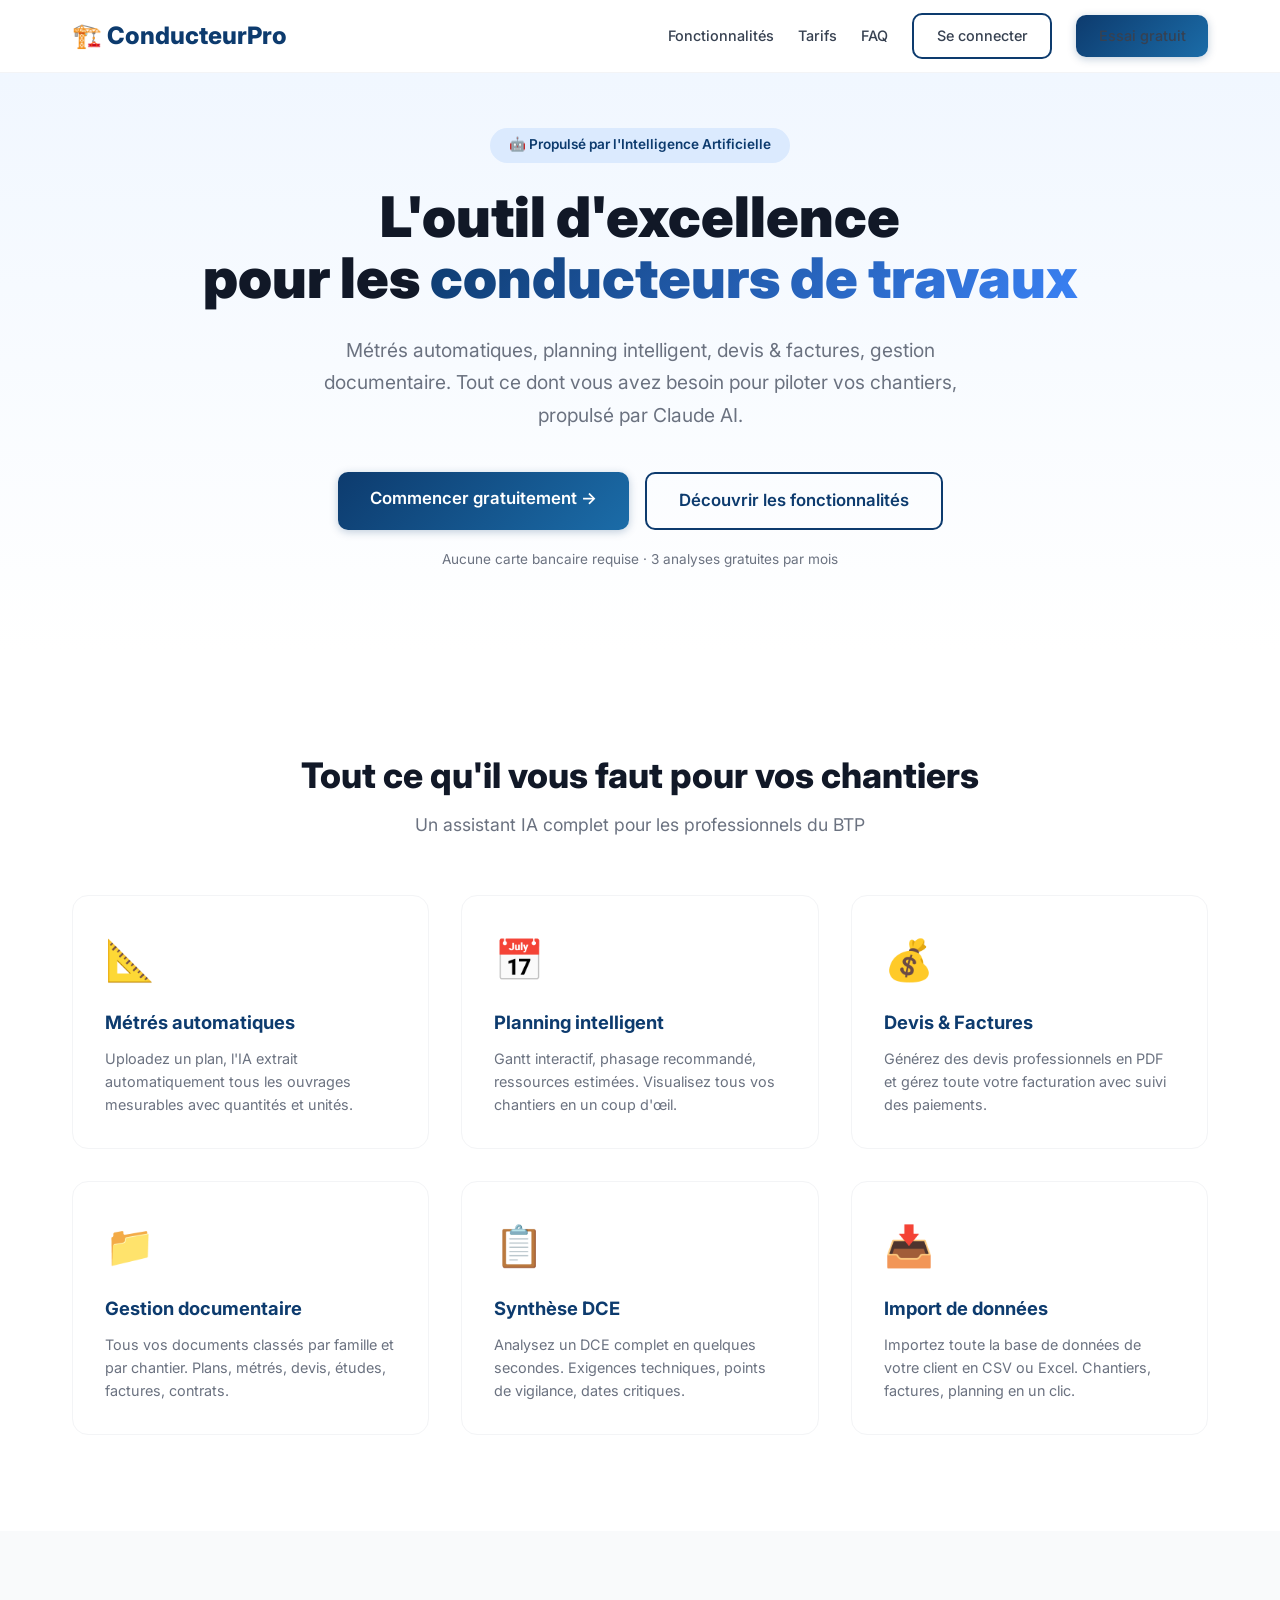
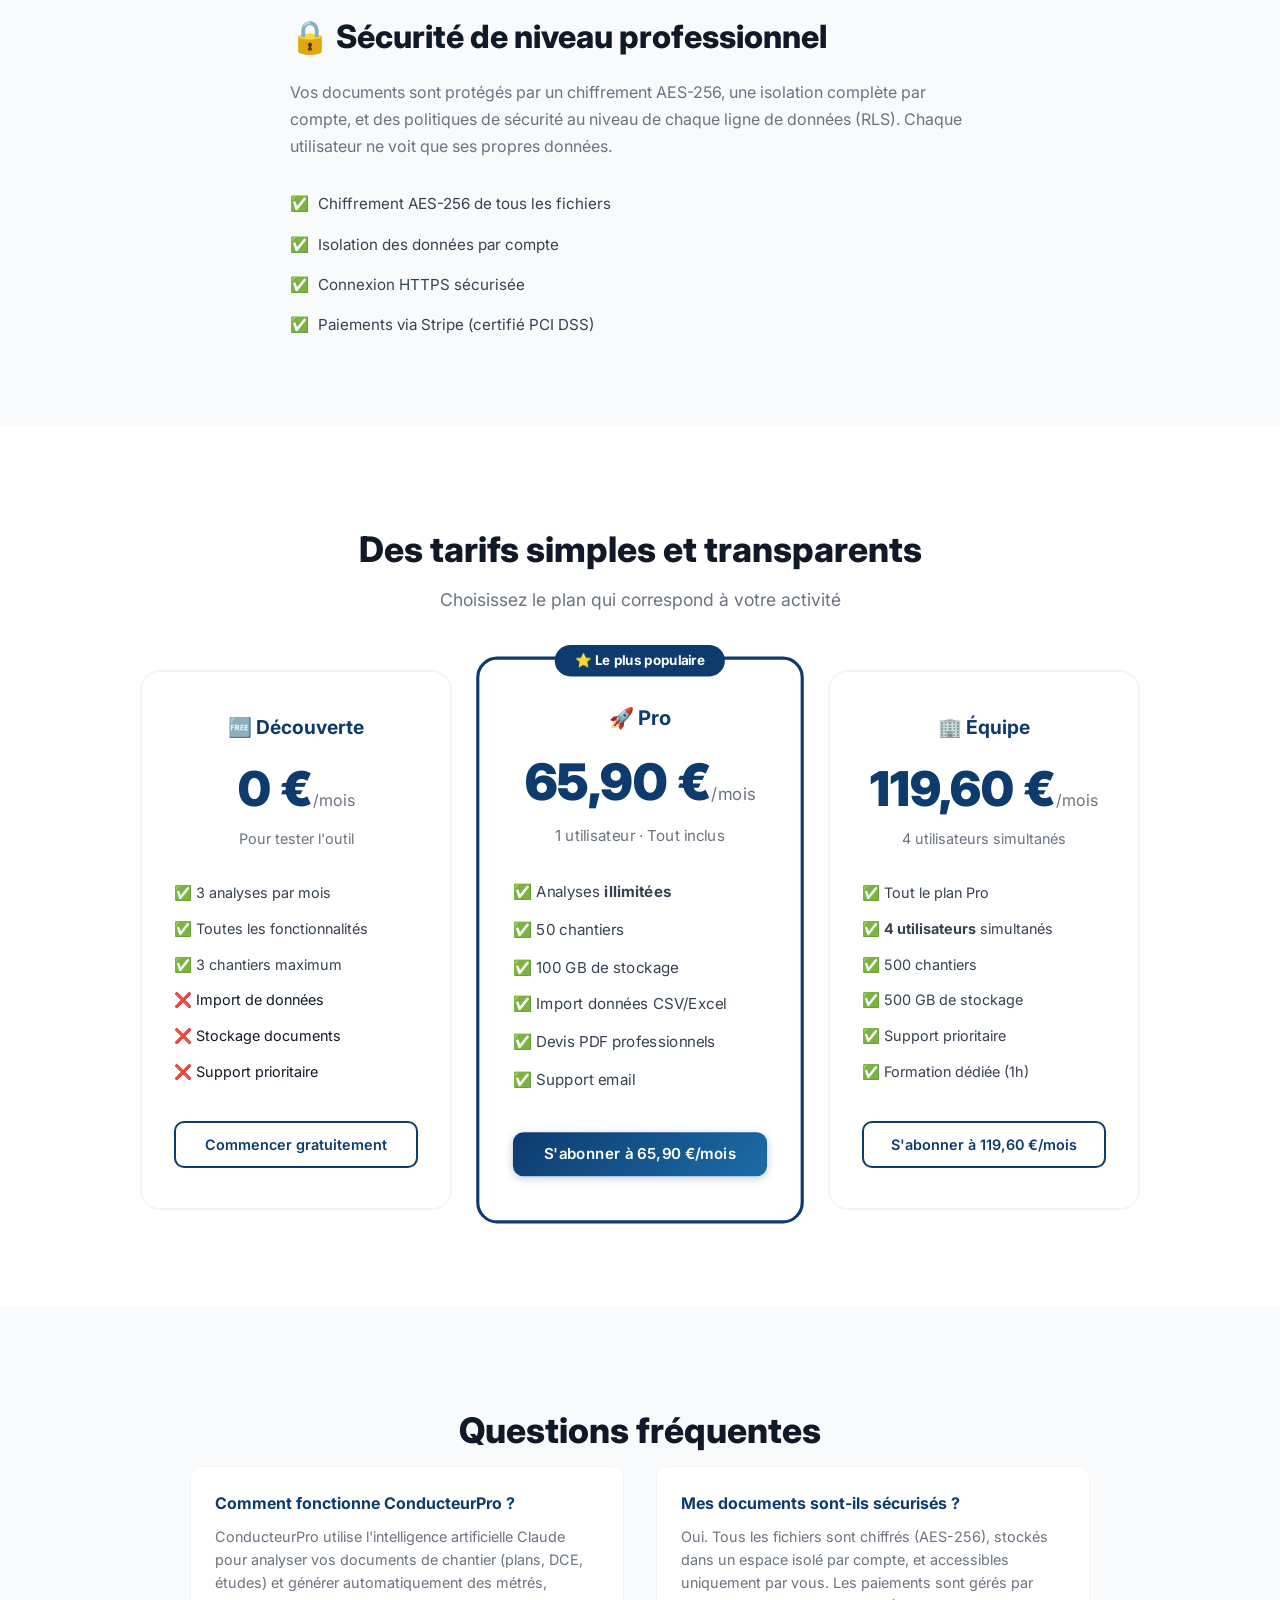
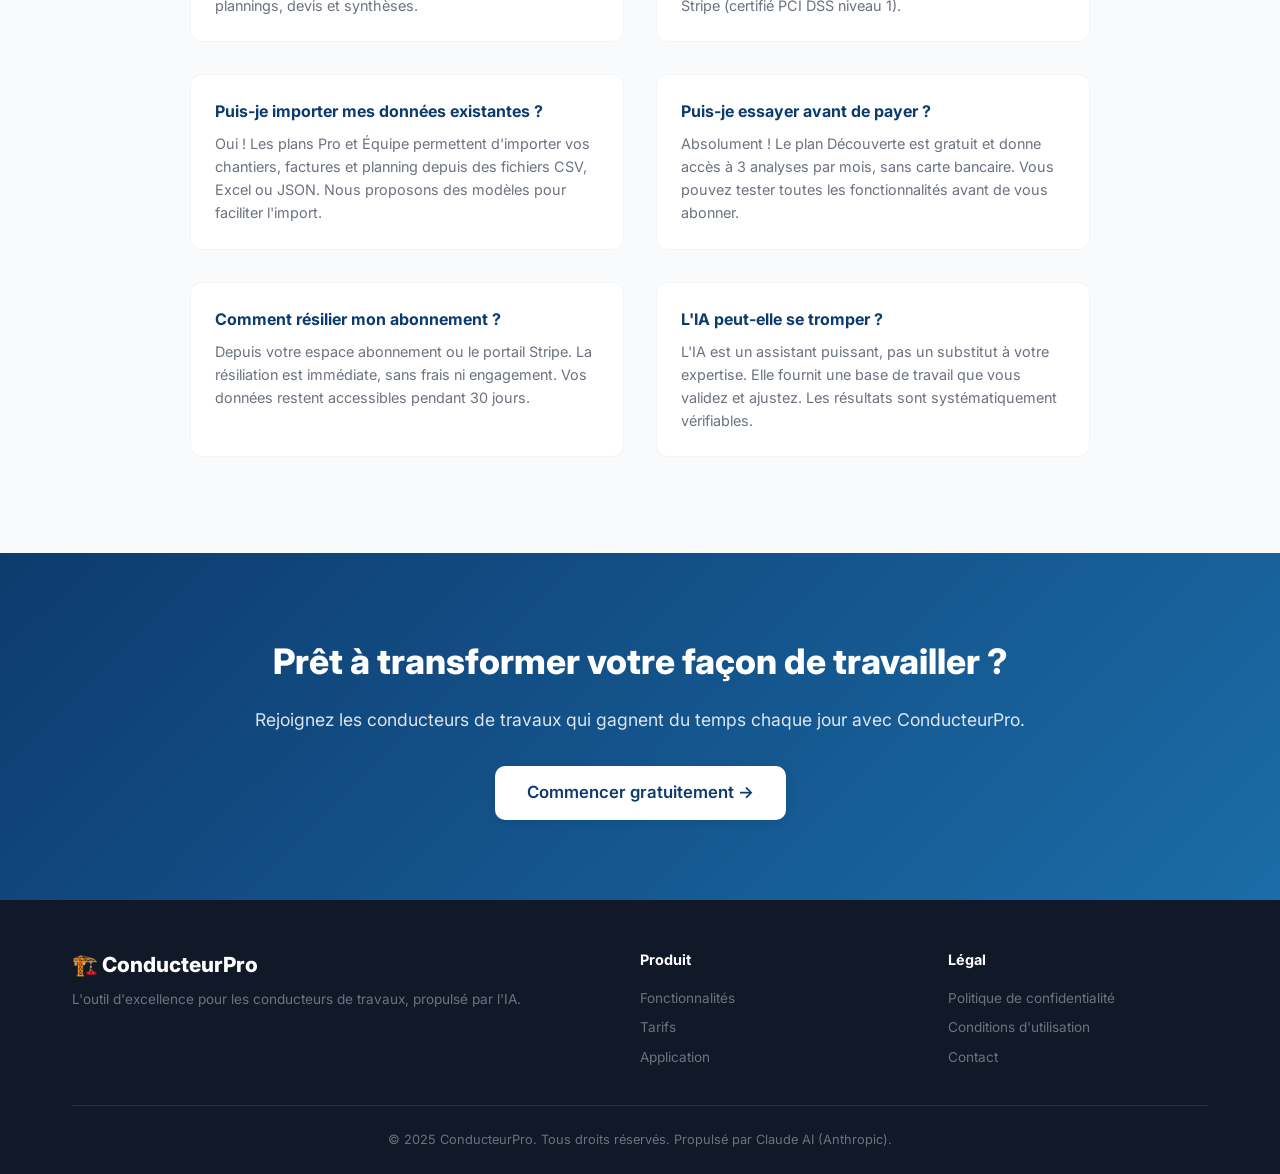
<file: docs/index.html>
<!DOCTYPE html>
<html lang="fr">
<head>
    <meta charset="UTF-8">
    <meta name="viewport" content="width=device-width, initial-scale=1.0">
    <title>ConducteurPro — L'outil d'excellence pour les conducteurs de travaux</title>
    <meta name="description" content="ConducteurPro : métrés automatiques, planning intelligent, devis & factures, gestion documentaire. Propulsé par l'IA Claude. À partir de 65,90€/mois.">
    <link rel="stylesheet" href="css/style.css">
    <link href="https://fonts.googleapis.com/css2?family=Inter:wght@400;500;600;700;800;900&display=swap" rel="stylesheet">
</head>
<body>

<!-- NAVBAR -->
<nav class="navbar">
    <div class="container nav-container">
        <a href="#" class="nav-brand">🏗️ ConducteurPro</a>
        <div class="nav-links">
            <a href="#features">Fonctionnalités</a>
            <a href="#pricing">Tarifs</a>
            <a href="#faq">FAQ</a>
            <a href="https://deva8r5poktveiufcmdppb.streamlit.app/" class="btn btn-outline" target="_blank">Se connecter</a>
            <a href="https://deva8r5poktveiufcmdppb.streamlit.app/Connexion" class="btn btn-primary" target="_blank">Essai gratuit</a>
        </div>
    </div>
</nav>

<!-- HERO -->
<section class="hero">
    <div class="container">
        <div class="hero-badge">🤖 Propulsé par l'Intelligence Artificielle</div>
        <h1>L'outil d'excellence<br>pour les <span class="gradient-text">conducteurs de travaux</span></h1>
        <p class="hero-subtitle">
            Métrés automatiques, planning intelligent, devis & factures, gestion documentaire.
            Tout ce dont vous avez besoin pour piloter vos chantiers, propulsé par Claude AI.
        </p>
        <div class="hero-cta">
            <a href="https://deva8r5poktveiufcmdppb.streamlit.app/Connexion" class="btn btn-primary btn-lg" target="_blank">
                Commencer gratuitement →
            </a>
            <a href="#features" class="btn btn-outline btn-lg">Découvrir les fonctionnalités</a>
        </div>
        <p class="hero-note">Aucune carte bancaire requise · 3 analyses gratuites par mois</p>
    </div>
</section>

<!-- FEATURES -->
<section id="features" class="features">
    <div class="container">
        <h2 class="section-title">Tout ce qu'il vous faut pour vos chantiers</h2>
        <p class="section-subtitle">Un assistant IA complet pour les professionnels du BTP</p>

        <div class="features-grid">
            <div class="feature-card">
                <div class="feature-icon">📐</div>
                <h3>Métrés automatiques</h3>
                <p>Uploadez un plan, l'IA extrait automatiquement tous les ouvrages mesurables avec quantités et unités.</p>
            </div>
            <div class="feature-card">
                <div class="feature-icon">📅</div>
                <h3>Planning intelligent</h3>
                <p>Gantt interactif, phasage recommandé, ressources estimées. Visualisez tous vos chantiers en un coup d'œil.</p>
            </div>
            <div class="feature-card">
                <div class="feature-icon">💰</div>
                <h3>Devis & Factures</h3>
                <p>Générez des devis professionnels en PDF et gérez toute votre facturation avec suivi des paiements.</p>
            </div>
            <div class="feature-card">
                <div class="feature-icon">📁</div>
                <h3>Gestion documentaire</h3>
                <p>Tous vos documents classés par famille et par chantier. Plans, métrés, devis, études, factures, contrats.</p>
            </div>
            <div class="feature-card">
                <div class="feature-icon">📋</div>
                <h3>Synthèse DCE</h3>
                <p>Analysez un DCE complet en quelques secondes. Exigences techniques, points de vigilance, dates critiques.</p>
            </div>
            <div class="feature-card">
                <div class="feature-icon">📥</div>
                <h3>Import de données</h3>
                <p>Importez toute la base de données de votre client en CSV ou Excel. Chantiers, factures, planning en un clic.</p>
            </div>
        </div>
    </div>
</section>

<!-- SECURITY -->
<section class="security">
    <div class="container">
        <div class="security-content">
            <div class="security-text">
                <h2>🔒 Sécurité de niveau professionnel</h2>
                <p>Vos documents sont protégés par un chiffrement AES-256, une isolation complète par compte, et des politiques de sécurité au niveau de chaque ligne de données (RLS). Chaque utilisateur ne voit que ses propres données.</p>
                <ul>
                    <li>Chiffrement AES-256 de tous les fichiers</li>
                    <li>Isolation des données par compte</li>
                    <li>Connexion HTTPS sécurisée</li>
                    <li>Paiements via Stripe (certifié PCI DSS)</li>
                </ul>
            </div>
        </div>
    </div>
</section>

<!-- PRICING -->
<section id="pricing" class="pricing">
    <div class="container">
        <h2 class="section-title">Des tarifs simples et transparents</h2>
        <p class="section-subtitle">Choisissez le plan qui correspond à votre activité</p>

        <div class="pricing-grid">
            <!-- FREE -->
            <div class="pricing-card">
                <div class="pricing-name">🆓 Découverte</div>
                <div class="pricing-price">0 €<span>/mois</span></div>
                <div class="pricing-desc">Pour tester l'outil</div>
                <ul class="pricing-features">
                    <li class="yes">3 analyses par mois</li>
                    <li class="yes">Toutes les fonctionnalités</li>
                    <li class="yes">3 chantiers maximum</li>
                    <li class="no">Import de données</li>
                    <li class="no">Stockage documents</li>
                    <li class="no">Support prioritaire</li>
                </ul>
                <a href="https://deva8r5poktveiufcmdppb.streamlit.app/Connexion" class="btn btn-outline btn-block" target="_blank">
                    Commencer gratuitement
                </a>
            </div>

            <!-- PRO -->
            <div class="pricing-card popular">
                <div class="pricing-badge">⭐ Le plus populaire</div>
                <div class="pricing-name">🚀 Pro</div>
                <div class="pricing-price">65,90 €<span>/mois</span></div>
                <div class="pricing-desc">1 utilisateur · Tout inclus</div>
                <ul class="pricing-features">
                    <li class="yes">Analyses <strong>illimitées</strong></li>
                    <li class="yes">50 chantiers</li>
                    <li class="yes">100 GB de stockage</li>
                    <li class="yes">Import données CSV/Excel</li>
                    <li class="yes">Devis PDF professionnels</li>
                    <li class="yes">Support email</li>
                </ul>
                <a href="https://deva8r5poktveiufcmdppb.streamlit.app/Abonnement" class="btn btn-primary btn-block" target="_blank">
                    S'abonner à 65,90 €/mois
                </a>
            </div>

            <!-- TEAM -->
            <div class="pricing-card">
                <div class="pricing-name">🏢 Équipe</div>
                <div class="pricing-price">119,60 €<span>/mois</span></div>
                <div class="pricing-desc">4 utilisateurs simultanés</div>
                <ul class="pricing-features">
                    <li class="yes">Tout le plan Pro</li>
                    <li class="yes"><strong>4 utilisateurs</strong> simultanés</li>
                    <li class="yes">500 chantiers</li>
                    <li class="yes">500 GB de stockage</li>
                    <li class="yes">Support prioritaire</li>
                    <li class="yes">Formation dédiée (1h)</li>
                </ul>
                <a href="https://deva8r5poktveiufcmdppb.streamlit.app/Abonnement" class="btn btn-outline btn-block" target="_blank">
                    S'abonner à 119,60 €/mois
                </a>
            </div>
        </div>
    </div>
</section>

<!-- FAQ -->
<section id="faq" class="faq">
    <div class="container">
        <h2 class="section-title">Questions fréquentes</h2>

        <div class="faq-grid">
            <div class="faq-item">
                <h4>Comment fonctionne ConducteurPro ?</h4>
                <p>ConducteurPro utilise l'intelligence artificielle Claude pour analyser vos documents de chantier (plans, DCE, études) et générer automatiquement des métrés, plannings, devis et synthèses.</p>
            </div>
            <div class="faq-item">
                <h4>Mes documents sont-ils sécurisés ?</h4>
                <p>Oui. Tous les fichiers sont chiffrés (AES-256), stockés dans un espace isolé par compte, et accessibles uniquement par vous. Les paiements sont gérés par Stripe (certifié PCI DSS niveau 1).</p>
            </div>
            <div class="faq-item">
                <h4>Puis-je importer mes données existantes ?</h4>
                <p>Oui ! Les plans Pro et Équipe permettent d'importer vos chantiers, factures et planning depuis des fichiers CSV, Excel ou JSON. Nous proposons des modèles pour faciliter l'import.</p>
            </div>
            <div class="faq-item">
                <h4>Puis-je essayer avant de payer ?</h4>
                <p>Absolument ! Le plan Découverte est gratuit et donne accès à 3 analyses par mois, sans carte bancaire. Vous pouvez tester toutes les fonctionnalités avant de vous abonner.</p>
            </div>
            <div class="faq-item">
                <h4>Comment résilier mon abonnement ?</h4>
                <p>Depuis votre espace abonnement ou le portail Stripe. La résiliation est immédiate, sans frais ni engagement. Vos données restent accessibles pendant 30 jours.</p>
            </div>
            <div class="faq-item">
                <h4>L'IA peut-elle se tromper ?</h4>
                <p>L'IA est un assistant puissant, pas un substitut à votre expertise. Elle fournit une base de travail que vous validez et ajustez. Les résultats sont systématiquement vérifiables.</p>
            </div>
        </div>
    </div>
</section>

<!-- CTA FINAL -->
<section class="cta-final">
    <div class="container">
        <h2>Prêt à transformer votre façon de travailler ?</h2>
        <p>Rejoignez les conducteurs de travaux qui gagnent du temps chaque jour avec ConducteurPro.</p>
        <a href="https://deva8r5poktveiufcmdppb.streamlit.app/Connexion" class="btn btn-primary btn-lg" target="_blank">
            Commencer gratuitement →
        </a>
    </div>
</section>

<!-- FOOTER -->
<footer class="footer">
    <div class="container">
        <div class="footer-content">
            <div class="footer-brand">
                <div class="footer-logo">🏗️ ConducteurPro</div>
                <p>L'outil d'excellence pour les conducteurs de travaux, propulsé par l'IA.</p>
            </div>
            <div class="footer-links">
                <h4>Produit</h4>
                <a href="#features">Fonctionnalités</a>
                <a href="#pricing">Tarifs</a>
                <a href="https://deva8r5poktveiufcmdppb.streamlit.app/" target="_blank">Application</a>
            </div>
            <div class="footer-links">
                <h4>Légal</h4>
                <a href="privacy.html">Politique de confidentialité</a>
                <a href="terms.html">Conditions d'utilisation</a>
                <a href="mailto:support@conducteurpro.fr">Contact</a>
            </div>
        </div>
        <div class="footer-bottom">
            <p>© 2025 ConducteurPro. Tous droits réservés. Propulsé par Claude AI (Anthropic).</p>
        </div>
    </div>
</footer>

<script src="js/main.js"></script>
</body>
</html>
</file>
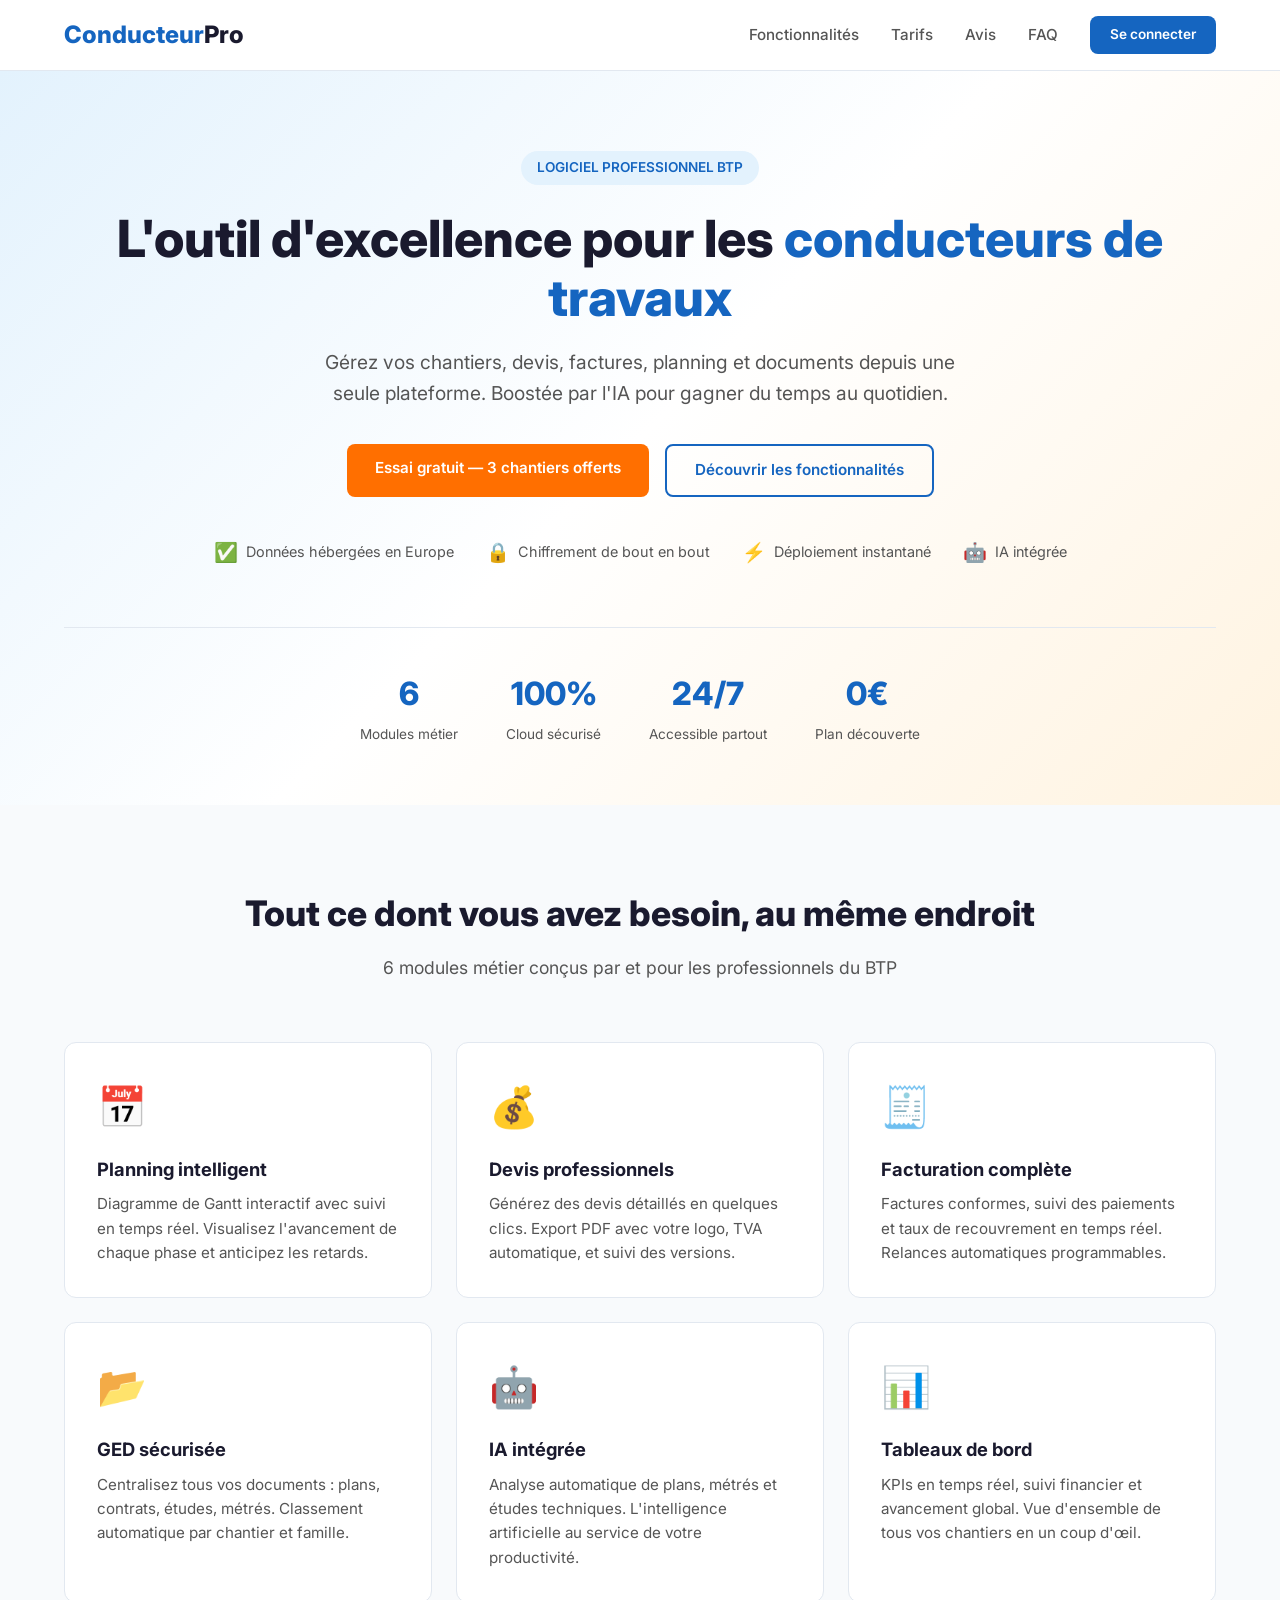
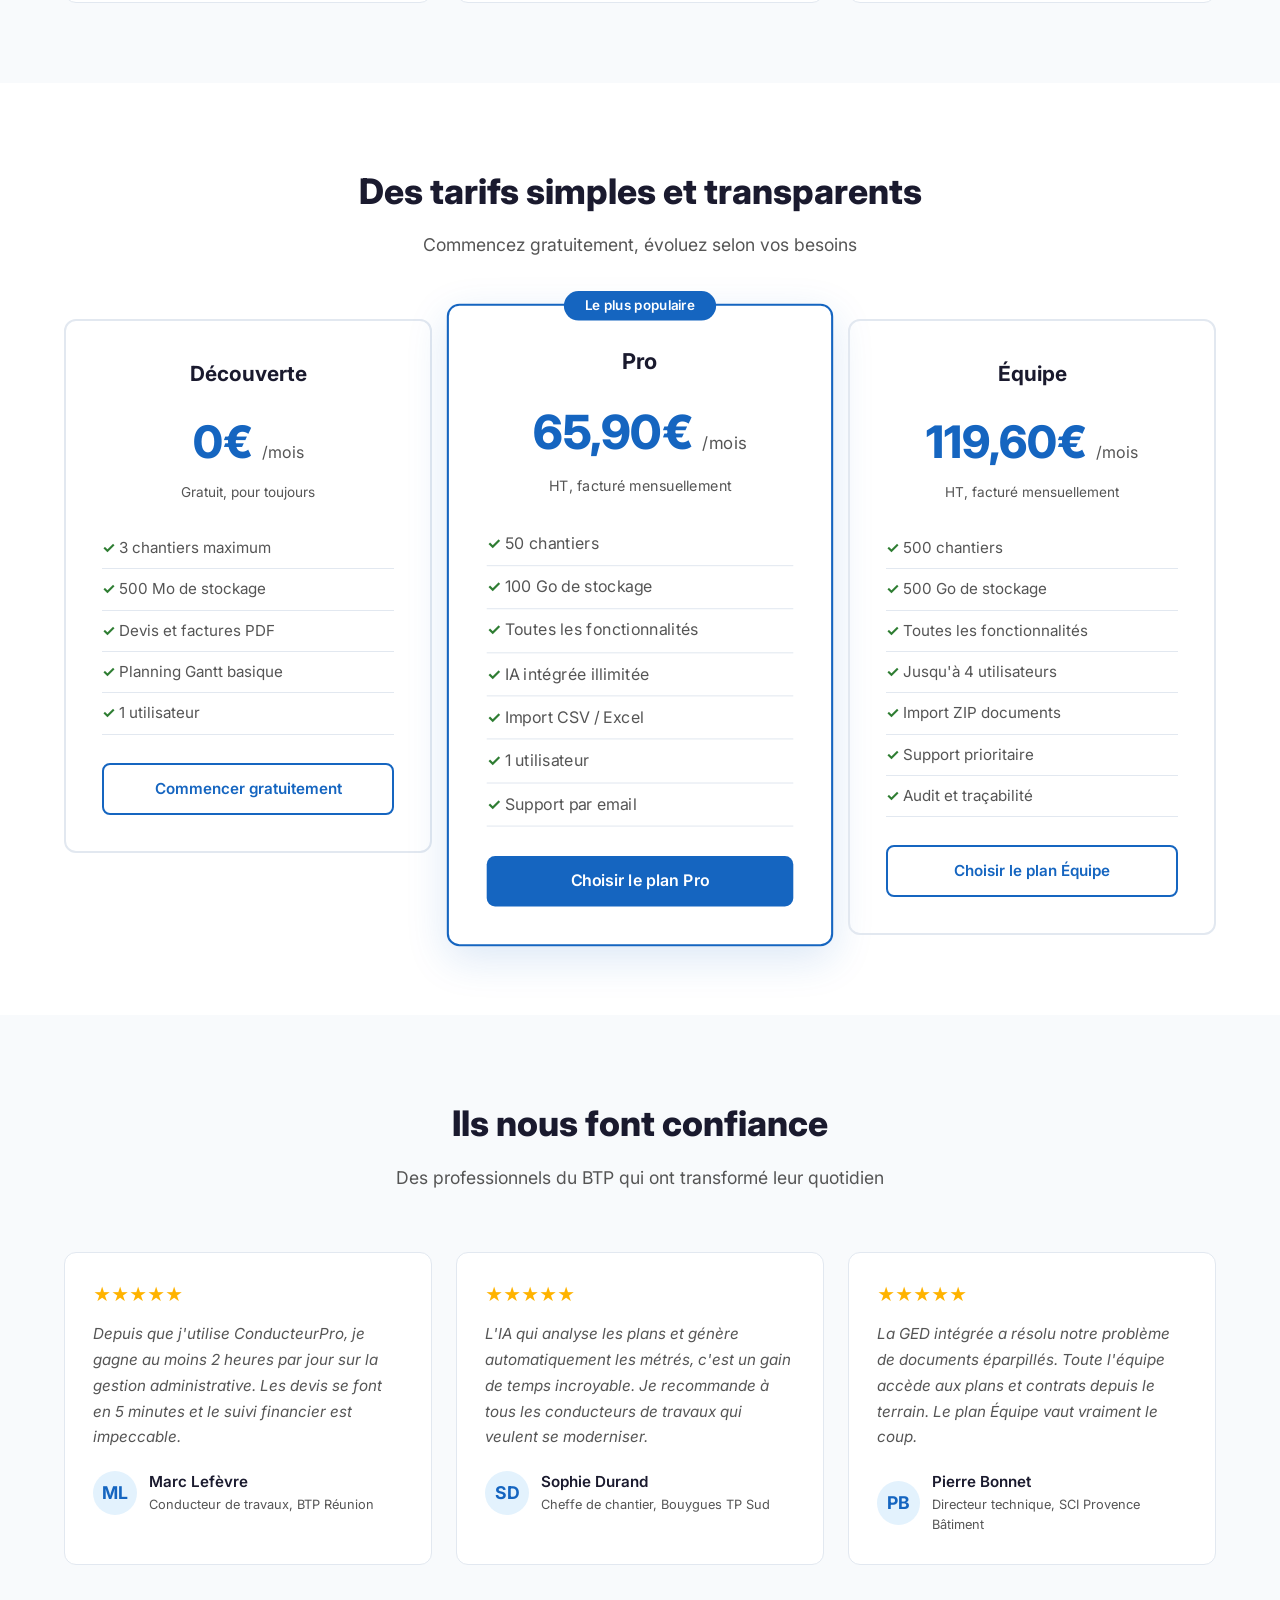
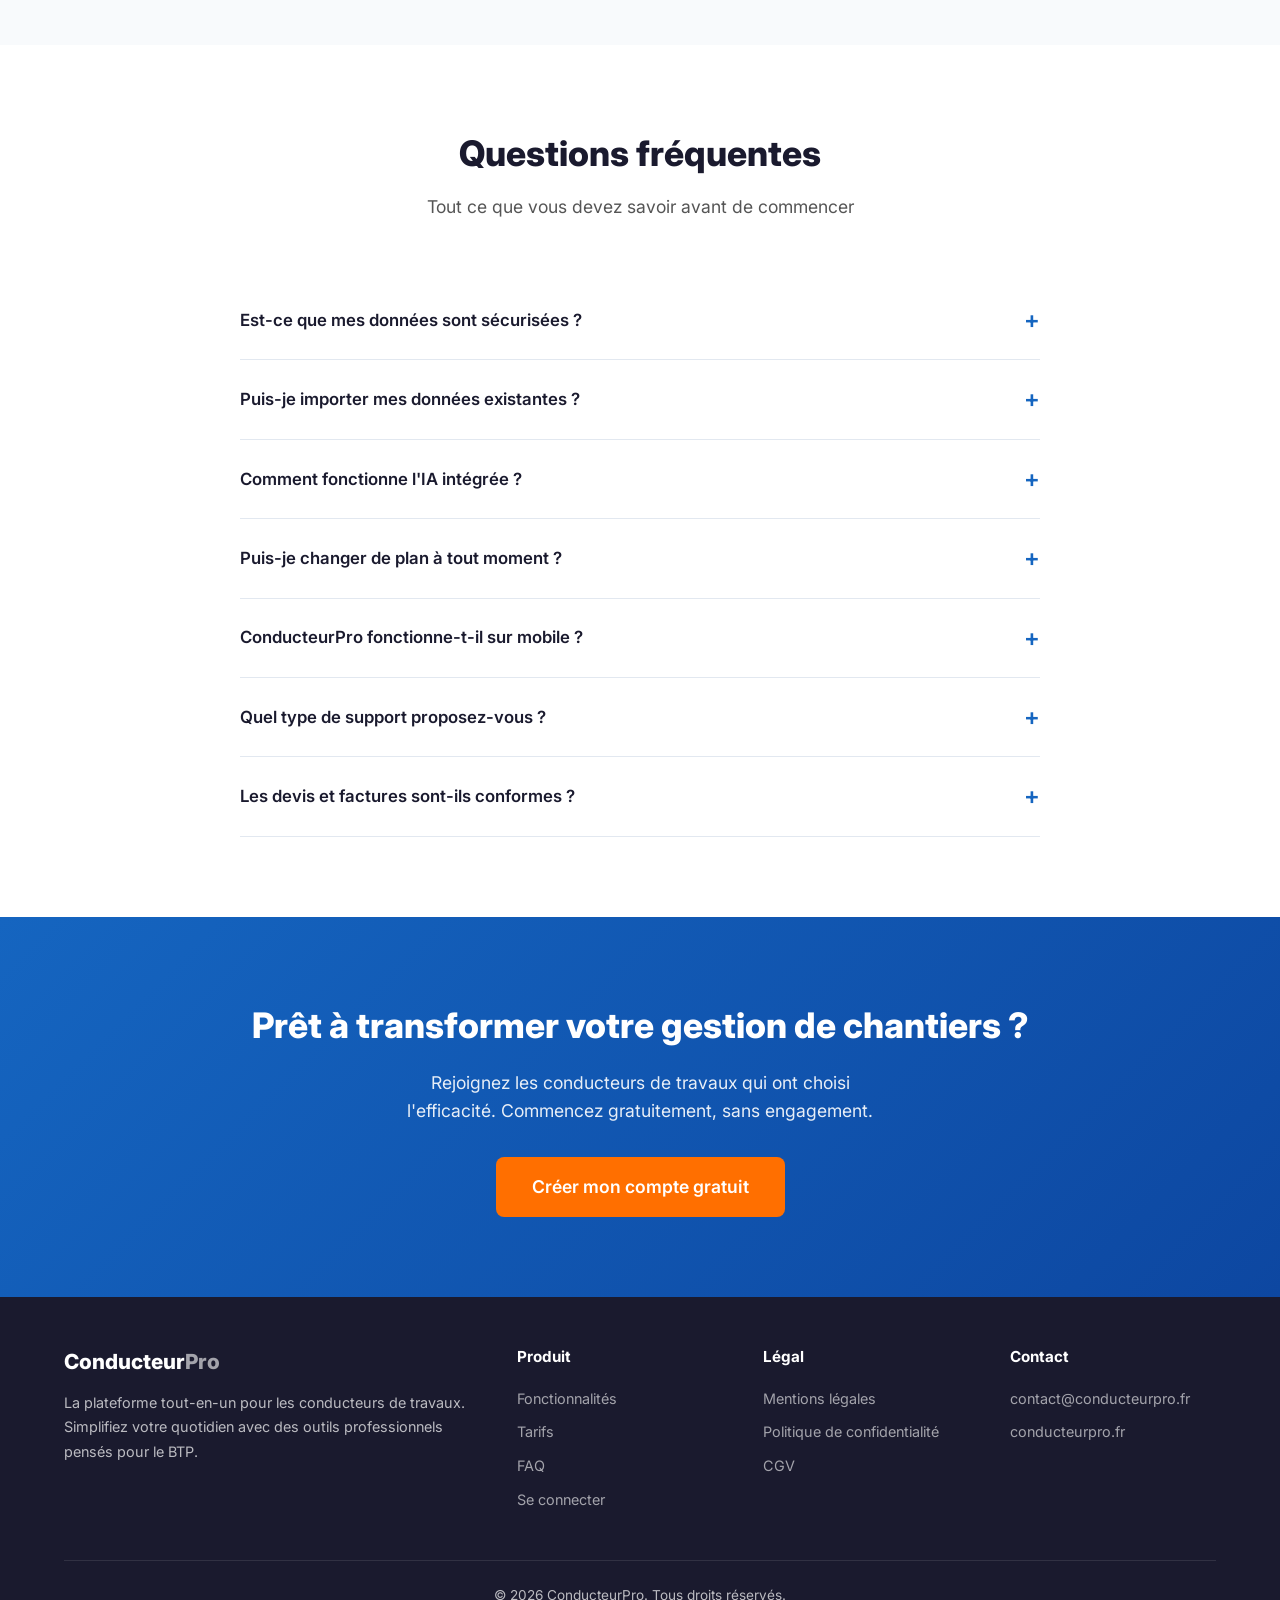
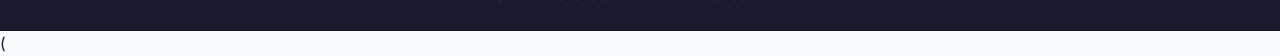
<file: landing/index.html>
<!DOCTYPE html>
<html lang="fr">
<head>
    <meta charset="UTF-8">
    <meta name="viewport" content="width=device-width, initial-scale=1.0">
    <title>ConducteurPro — L'outil d'excellence pour les conducteurs de travaux</title>
    <meta name="description" content="ConducteurPro : logiciel professionnel tout-en-un pour les conducteurs de travaux BTP. Planning intelligent, devis, factures, documents, IA intégrée.">
    <link rel="preconnect" href="https://fonts.googleapis.com">
    <link href="https://fonts.googleapis.com/css2?family=Inter:wght@300;400;500;600;700;800&display=swap" rel="stylesheet">
    <style>
        :root {
            --primary: #1565C0;
            --primary-dark: #0D47A1;
            --primary-light: #E3F2FD;
            --accent: #FF6F00;
            --accent-light: #FFF3E0;
            --text: #1a1a2e;
            --text-light: #555;
            --bg: #f8fafc;
            --white: #ffffff;
            --border: #e2e8f0;
            --success: #2e7d32;
            --radius: 12px;
        }
        * { margin: 0; padding: 0; box-sizing: border-box; }
        body { font-family: 'Inter', -apple-system, sans-serif; color: var(--text); background: var(--bg); line-height: 1.6; }
        .container { max-width: 1200px; margin: 0 auto; padding: 0 24px; }
        
        /* NAV */
        nav { background: var(--white); border-bottom: 1px solid var(--border); padding: 16px 0; position: sticky; top: 0; z-index: 100; backdrop-filter: blur(10px); }
        nav .container { display: flex; justify-content: space-between; align-items: center; }
        .logo { font-size: 1.5rem; font-weight: 800; color: var(--primary); text-decoration: none; }
        .logo span { color: var(--text); }
        nav ul { list-style: none; display: flex; gap: 32px; align-items: center; }
        nav ul li a { text-decoration: none; color: var(--text-light); font-weight: 500; font-size: 0.95rem; transition: color 0.2s; }
        nav ul li a:hover { color: var(--primary); }
        .btn { display: inline-block; padding: 12px 28px; border-radius: 8px; text-decoration: none; font-weight: 600; font-size: 0.95rem; transition: all 0.3s; cursor: pointer; border: none; }
        .btn-primary { background: var(--primary); color: var(--white); }
        .btn-primary:hover { background: var(--primary-dark); transform: translateY(-1px); box-shadow: 0 4px 12px rgba(21,101,192,0.3); }
        .btn-accent { background: var(--accent); color: var(--white); }
        .btn-accent:hover { background: #E65100; transform: translateY(-1px); box-shadow: 0 4px 12px rgba(255,111,0,0.3); }
        .btn-outline { border: 2px solid var(--primary); color: var(--primary); background: transparent; }
        .btn-outline:hover { background: var(--primary); color: var(--white); }
        .btn-sm { padding: 8px 20px; font-size: 0.85rem; }

        /* HERO */
        .hero { padding: 80px 0 60px; text-align: center; background: linear-gradient(135deg, var(--primary-light) 0%, var(--white) 50%, var(--accent-light) 100%); }
        .hero-badge { display: inline-block; background: var(--primary-light); color: var(--primary); padding: 6px 16px; border-radius: 50px; font-size: 0.85rem; font-weight: 600; margin-bottom: 24px; }
        .hero h1 { font-size: 3.2rem; font-weight: 800; line-height: 1.15; margin-bottom: 20px; color: var(--text); }
        .hero h1 span { color: var(--primary); }
        .hero p { font-size: 1.2rem; color: var(--text-light); max-width: 640px; margin: 0 auto 36px; }
        .hero-buttons { display: flex; gap: 16px; justify-content: center; flex-wrap: wrap; }
        .hero-stats { display: flex; gap: 48px; justify-content: center; margin-top: 60px; padding-top: 40px; border-top: 1px solid var(--border); }
        .hero-stats .stat { text-align: center; }
        .hero-stats .stat-value { font-size: 2rem; font-weight: 800; color: var(--primary); }
        .hero-stats .stat-label { font-size: 0.85rem; color: var(--text-light); margin-top: 4px; }
        .trust-badges { display: flex; gap: 32px; justify-content: center; margin-top: 40px; flex-wrap: wrap; }
        .trust-badge { display: flex; align-items: center; gap: 8px; font-size: 0.9rem; color: var(--text-light); }
        .trust-badge .icon { font-size: 1.2rem; }

        /* FEATURES */
        .features { padding: 80px 0; }
        .section-title { text-align: center; margin-bottom: 60px; }
        .section-title h2 { font-size: 2.2rem; font-weight: 800; margin-bottom: 12px; }
        .section-title p { font-size: 1.1rem; color: var(--text-light); max-width: 600px; margin: 0 auto; }
        .features-grid { display: grid; grid-template-columns: repeat(3, 1fr); gap: 24px; }
        .feature-card { background: var(--white); border: 1px solid var(--border); border-radius: var(--radius); padding: 32px; transition: all 0.3s; }
        .feature-card:hover { transform: translateY(-4px); box-shadow: 0 12px 32px rgba(0,0,0,0.08); border-color: var(--primary); }
        .feature-icon { font-size: 2.5rem; margin-bottom: 16px; }
        .feature-card h3 { font-size: 1.15rem; font-weight: 700; margin-bottom: 8px; }
        .feature-card p { font-size: 0.95rem; color: var(--text-light); }

        /* PRICING */
        .pricing { padding: 80px 0; background: var(--white); }
        .pricing-grid { display: grid; grid-template-columns: repeat(3, 1fr); gap: 24px; align-items: start; }
        .pricing-card { border: 2px solid var(--border); border-radius: var(--radius); padding: 36px; text-align: center; transition: all 0.3s; position: relative; }
        .pricing-card.popular { border-color: var(--primary); transform: scale(1.05); box-shadow: 0 12px 40px rgba(21,101,192,0.15); }
        .pricing-card.popular::before { content: 'Le plus populaire'; position: absolute; top: -14px; left: 50%; transform: translateX(-50%); background: var(--primary); color: white; padding: 4px 20px; border-radius: 50px; font-size: 0.8rem; font-weight: 600; white-space: nowrap; }
        .pricing-card h3 { font-size: 1.3rem; font-weight: 700; margin-bottom: 8px; }
        .pricing-card .price { font-size: 2.8rem; font-weight: 800; color: var(--primary); margin: 16px 0 4px; }
        .pricing-card .price span { font-size: 1rem; font-weight: 400; color: var(--text-light); }
        .pricing-card .price-sub { font-size: 0.85rem; color: var(--text-light); margin-bottom: 24px; }
        .pricing-card ul { list-style: none; text-align: left; margin-bottom: 28px; }
        .pricing-card ul li { padding: 8px 0; font-size: 0.95rem; color: var(--text-light); border-bottom: 1px solid var(--border); }
        .pricing-card ul li::before { content: '✓ '; color: var(--success); font-weight: 700; }
        .pricing-card .btn { width: 100%; text-align: center; }

        /* TESTIMONIALS */
        .testimonials { padding: 80px 0; }
        .testimonials-grid { display: grid; grid-template-columns: repeat(3, 1fr); gap: 24px; }
        .testimonial-card { background: var(--white); border: 1px solid var(--border); border-radius: var(--radius); padding: 28px; }
        .testimonial-stars { color: #FFB300; font-size: 1.1rem; margin-bottom: 12px; }
        .testimonial-text { font-size: 0.95rem; color: var(--text-light); font-style: italic; margin-bottom: 20px; line-height: 1.7; }
        .testimonial-author { display: flex; align-items: center; gap: 12px; }
        .testimonial-avatar { width: 44px; height: 44px; border-radius: 50%; background: var(--primary-light); display: flex; align-items: center; justify-content: center; font-weight: 700; color: var(--primary); font-size: 1.1rem; }
        .testimonial-info .name { font-weight: 600; font-size: 0.95rem; }
        .testimonial-info .role { font-size: 0.8rem; color: var(--text-light); }

        /* FAQ */
        .faq { padding: 80px 0; background: var(--white); }
        .faq-list { max-width: 800px; margin: 0 auto; }
        .faq-item { border-bottom: 1px solid var(--border); }
        .faq-question { padding: 20px 0; font-weight: 600; font-size: 1.05rem; cursor: pointer; display: flex; justify-content: space-between; align-items: center; }
        .faq-question::after { content: '+'; font-size: 1.5rem; color: var(--primary); transition: transform 0.3s; }
        .faq-item.active .faq-question::after { content: '−'; }
        .faq-answer { max-height: 0; overflow: hidden; transition: max-height 0.3s ease; }
        .faq-answer p { padding-bottom: 20px; color: var(--text-light); font-size: 0.95rem; }
        .faq-item.active .faq-answer { max-height: 200px; }

        /* CTA */
        .cta { padding: 80px 0; text-align: center; background: linear-gradient(135deg, var(--primary) 0%, var(--primary-dark) 100%); color: var(--white); }
        .cta h2 { font-size: 2.2rem; font-weight: 800; margin-bottom: 16px; }
        .cta p { font-size: 1.1rem; opacity: 0.9; margin-bottom: 32px; max-width: 500px; margin-left: auto; margin-right: auto; }
        .cta .btn-accent { font-size: 1.1rem; padding: 16px 36px; }

        /* FOOTER */
        footer { padding: 48px 0 24px; background: var(--text); color: rgba(255,255,255,0.7); }
        .footer-grid { display: grid; grid-template-columns: 2fr 1fr 1fr 1fr; gap: 40px; margin-bottom: 40px; }
        .footer-brand .logo { color: var(--white); font-size: 1.3rem; display: block; margin-bottom: 12px; }
        .footer-brand .logo span { color: rgba(255,255,255,0.6); }
        .footer-brand p { font-size: 0.9rem; line-height: 1.7; }
        footer h4 { color: var(--white); font-size: 0.95rem; margin-bottom: 16px; }
        footer ul { list-style: none; }
        footer ul li { margin-bottom: 8px; }
        footer ul li a { color: rgba(255,255,255,0.6); text-decoration: none; font-size: 0.9rem; transition: color 0.2s; }
        footer ul li a:hover { color: var(--white); }
        .footer-bottom { border-top: 1px solid rgba(255,255,255,0.1); padding-top: 24px; text-align: center; font-size: 0.85rem; }

        /* RESPONSIVE */
        @media (max-width: 768px) {
            nav ul { display: none; }
            .hero h1 { font-size: 2rem; }
            .hero-stats { flex-direction: column; gap: 20px; }
            .features-grid, .pricing-grid, .testimonials-grid { grid-template-columns: 1fr; }
            .pricing-card.popular { transform: none; }
            .footer-grid { grid-template-columns: 1fr; }
            .trust-badges { flex-direction: column; align-items: center; }
        }
    </style>
</head>
<body>
    <!-- NAV -->
    <nav>
        <div class="container">
            <a href="#" class="logo">Conducteur<span>Pro</span></a>
            <ul>
                <li><a href="#fonctionnalites">Fonctionnalités</a></li>
                <li><a href="#tarifs">Tarifs</a></li>
                <li><a href="#temoignages">Avis</a></li>
                <li><a href="#faq">FAQ</a></li>
                <li><a href="https://deva8r5poktveiufcmdppb.streamlit.app/" class="btn btn-primary btn-sm">Se connecter</a></li>
            </ul>
        </div>
    </nav>

    <!-- HERO -->
    <section class="hero">
        <div class="container">
            <div class="hero-badge">LOGICIEL PROFESSIONNEL BTP</div>
            <h1>L'outil d'excellence pour les <span>conducteurs de travaux</span></h1>
            <p>Gérez vos chantiers, devis, factures, planning et documents depuis une seule plateforme. Boostée par l'IA pour gagner du temps au quotidien.</p>
            <div class="hero-buttons">
                <a href="https://deva8r5poktveiufcmdppb.streamlit.app/" class="btn btn-accent">Essai gratuit — 3 chantiers offerts</a>
                <a href="#fonctionnalites" class="btn btn-outline">Découvrir les fonctionnalités</a>
            </div>
            <div class="trust-badges">
                <div class="trust-badge"><span class="icon">✅</span> Données hébergées en Europe</div>
                <div class="trust-badge"><span class="icon">🔒</span> Chiffrement de bout en bout</div>
                <div class="trust-badge"><span class="icon">⚡</span> Déploiement instantané</div>
                <div class="trust-badge"><span class="icon">🤖</span> IA intégrée</div>
            </div>
            <div class="hero-stats">
                <div class="stat"><div class="stat-value">6</div><div class="stat-label">Modules métier</div></div>
                <div class="stat"><div class="stat-value">100%</div><div class="stat-label">Cloud sécurisé</div></div>
                <div class="stat"><div class="stat-value">24/7</div><div class="stat-label">Accessible partout</div></div>
                <div class="stat"><div class="stat-value">0€</div><div class="stat-label">Plan découverte</div></div>
            </div>
        </div>
    </section>

    <!-- FEATURES -->
    <section class="features" id="fonctionnalites">
        <div class="container">
            <div class="section-title">
                <h2>Tout ce dont vous avez besoin, au même endroit</h2>
                <p>6 modules métier conçus par et pour les professionnels du BTP</p>
            </div>
            <div class="features-grid">
                <div class="feature-card">
                    <div class="feature-icon">📅</div>
                    <h3>Planning intelligent</h3>
                    <p>Diagramme de Gantt interactif avec suivi en temps réel. Visualisez l'avancement de chaque phase et anticipez les retards.</p>
                </div>
                <div class="feature-card">
                    <div class="feature-icon">💰</div>
                    <h3>Devis professionnels</h3>
                    <p>Générez des devis détaillés en quelques clics. Export PDF avec votre logo, TVA automatique, et suivi des versions.</p>
                </div>
                <div class="feature-card">
                    <div class="feature-icon">🧾</div>
                    <h3>Facturation complète</h3>
                    <p>Factures conformes, suivi des paiements et taux de recouvrement en temps réel. Relances automatiques programmables.</p>
                </div>
                <div class="feature-card">
                    <div class="feature-icon">📂</div>
                    <h3>GED sécurisée</h3>
                    <p>Centralisez tous vos documents : plans, contrats, études, métrés. Classement automatique par chantier et famille.</p>
                </div>
                <div class="feature-card">
                    <div class="feature-icon">🤖</div>
                    <h3>IA intégrée</h3>
                    <p>Analyse automatique de plans, métrés et études techniques. L'intelligence artificielle au service de votre productivité.</p>
                </div>
                <div class="feature-card">
                    <div class="feature-icon">📊</div>
                    <h3>Tableaux de bord</h3>
                    <p>KPIs en temps réel, suivi financier et avancement global. Vue d'ensemble de tous vos chantiers en un coup d'œil.</p>
                </div>
            </div>
        </div>
    </section>

    <!-- PRICING -->
    <section class="pricing" id="tarifs">
        <div class="container">
            <div class="section-title">
                <h2>Des tarifs simples et transparents</h2>
                <p>Commencez gratuitement, évoluez selon vos besoins</p>
            </div>
            <div class="pricing-grid">
                <div class="pricing-card">
                    <h3>Découverte</h3>
                    <div class="price">0€ <span>/mois</span></div>
                    <div class="price-sub">Gratuit, pour toujours</div>
                    <ul>
                        <li>3 chantiers maximum</li>
                        <li>500 Mo de stockage</li>
                        <li>Devis et factures PDF</li>
                        <li>Planning Gantt basique</li>
                        <li>1 utilisateur</li>
                    </ul>
                    <a href="https://deva8r5poktveiufcmdppb.streamlit.app/" class="btn btn-outline">Commencer gratuitement</a>
                </div>
                <div class="pricing-card popular">
                    <h3>Pro</h3>
                    <div class="price">65,90€ <span>/mois</span></div>
                    <div class="price-sub">HT, facturé mensuellement</div>
                    <ul>
                        <li>50 chantiers</li>
                        <li>100 Go de stockage</li>
                        <li>Toutes les fonctionnalités</li>
                        <li>IA intégrée illimitée</li>
                        <li>Import CSV / Excel</li>
                        <li>1 utilisateur</li>
                        <li>Support par email</li>
                    </ul>
                    <a href="https://deva8r5poktveiufcmdppb.streamlit.app/" class="btn btn-primary">Choisir le plan Pro</a>
                </div>
                <div class="pricing-card">
                    <h3>Équipe</h3>
                    <div class="price">119,60€ <span>/mois</span></div>
                    <div class="price-sub">HT, facturé mensuellement</div>
                    <ul>
                        <li>500 chantiers</li>
                        <li>500 Go de stockage</li>
                        <li>Toutes les fonctionnalités</li>
                        <li>Jusqu'à 4 utilisateurs</li>
                        <li>Import ZIP documents</li>
                        <li>Support prioritaire</li>
                        <li>Audit et traçabilité</li>
                    </ul>
                    <a href="https://deva8r5poktveiufcmdppb.streamlit.app/" class="btn btn-outline">Choisir le plan Équipe</a>
                </div>
            </div>
        </div>
    </section>

    <!-- TESTIMONIALS -->
    <section class="testimonials" id="temoignages">
        <div class="container">
            <div class="section-title">
                <h2>Ils nous font confiance</h2>
                <p>Des professionnels du BTP qui ont transformé leur quotidien</p>
            </div>
            <div class="testimonials-grid">
                <div class="testimonial-card">
                    <div class="testimonial-stars">★★★★★</div>
                    <p class="testimonial-text">Depuis que j'utilise ConducteurPro, je gagne au moins 2 heures par jour sur la gestion administrative. Les devis se font en 5 minutes et le suivi financier est impeccable.</p>
                    <div class="testimonial-author">
                        <div class="testimonial-avatar">ML</div>
                        <div class="testimonial-info">
                            <div class="name">Marc Lefèvre</div>
                            <div class="role">Conducteur de travaux, BTP Réunion</div>
                        </div>
                    </div>
                </div>
                <div class="testimonial-card">
                    <div class="testimonial-stars">★★★★★</div>
                    <p class="testimonial-text">L'IA qui analyse les plans et génère automatiquement les métrés, c'est un gain de temps incroyable. Je recommande à tous les conducteurs de travaux qui veulent se moderniser.</p>
                    <div class="testimonial-author">
                        <div class="testimonial-avatar">SD</div>
                        <div class="testimonial-info">
                            <div class="name">Sophie Durand</div>
                            <div class="role">Cheffe de chantier, Bouygues TP Sud</div>
                        </div>
                    </div>
                </div>
                <div class="testimonial-card">
                    <div class="testimonial-stars">★★★★★</div>
                    <p class="testimonial-text">La GED intégrée a résolu notre problème de documents éparpillés. Toute l'équipe accède aux plans et contrats depuis le terrain. Le plan Équipe vaut vraiment le coup.</p>
                    <div class="testimonial-author">
                        <div class="testimonial-avatar">PB</div>
                        <div class="testimonial-info">
                            <div class="name">Pierre Bonnet</div>
                            <div class="role">Directeur technique, SCI Provence Bâtiment</div>
                        </div>
                    </div>
                </div>
            </div>
        </div>
    </section>

    <!-- FAQ -->
    <section class="faq" id="faq">
        <div class="container">
            <div class="section-title">
                <h2>Questions fréquentes</h2>
                <p>Tout ce que vous devez savoir avant de commencer</p>
            </div>
            <div class="faq-list">
                <div class="faq-item">
                    <div class="faq-question">Est-ce que mes données sont sécurisées ?</div>
                    <div class="faq-answer"><p>Oui, toutes vos données sont chiffrées en AES-256 et hébergées sur des serveurs européens (Supabase). Chaque compte est isolé avec un système de Row Level Security. Vos fichiers ne sont accessibles qu'à vous.</p></div>
                </div>
                <div class="faq-item">
                    <div class="faq-question">Puis-je importer mes données existantes ?</div>
                    <div class="faq-answer"><p>Absolument. ConducteurPro propose un assistant d'import pour vos fichiers CSV, Excel (.xlsx) et JSON. Vous pouvez aussi importer vos documents par lot via un fichier ZIP organisé par chantier.</p></div>
                </div>
                <div class="faq-item">
                    <div class="faq-question">Comment fonctionne l'IA intégrée ?</div>
                    <div class="faq-answer"><p>Notre IA analyse vos plans, métrés et études techniques pour en extraire automatiquement les données clés. Elle génère des synthèses, détecte les incohérences et vous fait gagner un temps considérable sur l'analyse documentaire.</p></div>
                </div>
                <div class="faq-item">
                    <div class="faq-question">Puis-je changer de plan à tout moment ?</div>
                    <div class="faq-answer"><p>Oui, vous pouvez passer du plan Découverte au Pro ou à l'Équipe à tout moment. La facturation est mensuelle sans engagement. Vous pouvez aussi résilier à tout moment depuis votre espace Mon Compte.</p></div>
                </div>
                <div class="faq-item">
                    <div class="faq-question">ConducteurPro fonctionne-t-il sur mobile ?</div>
                    <div class="faq-answer"><p>Oui, l'application est entièrement responsive et accessible depuis n'importe quel navigateur : ordinateur, tablette ou smartphone. Pas besoin d'installer quoi que ce soit.</p></div>
                </div>
                <div class="faq-item">
                    <div class="faq-question">Quel type de support proposez-vous ?</div>
                    <div class="faq-answer"><p>Le plan Pro inclut un support par email avec réponse sous 24h. Le plan Équipe bénéficie d'un support prioritaire avec réponse sous 4h ouvrées. Contactez-nous à contact@conducteurpro.fr.</p></div>
                </div>
                <div class="faq-item">
                    <div class="faq-question">Les devis et factures sont-ils conformes ?</div>
                    <div class="faq-answer"><p>Oui, tous les documents générés respectent les normes françaises en vigueur : mentions obligatoires, numérotation séquentielle, TVA conforme, et export PDF professionnel avec votre logo.</p></div>
                </div>
            </div>
        </div>
    </section>

    <!-- CTA -->
    <section class="cta">
        <div class="container">
            <h2>Prêt à transformer votre gestion de chantiers ?</h2>
            <p>Rejoignez les conducteurs de travaux qui ont choisi l'efficacité. Commencez gratuitement, sans engagement.</p>
            <a href="https://deva8r5poktveiufcmdppb.streamlit.app/" class="btn btn-accent">Créer mon compte gratuit</a>
        </div>
    </section>

    <!-- FOOTER -->
    <footer>
        <div class="container">
            <div class="footer-grid">
                <div class="footer-brand">
                    <a href="#" class="logo">Conducteur<span>Pro</span></a>
                    <p>La plateforme tout-en-un pour les conducteurs de travaux. Simplifiez votre quotidien avec des outils professionnels pensés pour le BTP.</p>
                </div>
                <div>
                    <h4>Produit</h4>
                    <ul>
                        <li><a href="#fonctionnalites">Fonctionnalités</a></li>
                        <li><a href="#tarifs">Tarifs</a></li>
                        <li><a href="#faq">FAQ</a></li>
                        <li><a href="https://deva8r5poktveiufcmdppb.streamlit.app/">Se connecter</a></li>
                    </ul>
                </div>
                <div>
                    <h4>Légal</h4>
                    <ul>
                        <li><a href="https://deva8r5poktveiufcmdppb.streamlit.app/Mentions_legales">Mentions légales</a></li>
                        <li><a href="https://deva8r5poktveiufcmdppb.streamlit.app/Mentions_legales">Politique de confidentialité</a></li>
                        <li><a href="https://deva8r5poktveiufcmdppb.streamlit.app/Mentions_legales">CGV</a></li>
                    </ul>
                </div>
                <div>
                    <h4>Contact</h4>
                    <ul>
                        <li><a href="mailto:contact@conducteurpro.fr">contact@conducteurpro.fr</a></li>
                        <li><a href="https://conducteurpro.fr">conducteurpro.fr</a></li>
                    </ul>
                </div>
            </div>
            <div class="footer-bottom">
                &copy; 2026 ConducteurPro. Tous droits réservés.
            </div>
        </div>
    </footer>

(   <script>
        // FAQ Accordion
        document.querySelectorAll('.faq-question').forEach(q => {
            q.addEventListener('click', () => {
                const item = q.parentElement;
                const wasActive = item.classList.contains('active');
                document.querySelectorAll('.faq-item').forEach(i => i.classList.remove('active'));
                if (!wasActive) item.classList.add('active');
            });
        });

        // Smooth scroll
        document.querySelectorAll('a[href^="#"]').forEach(a => {
            a.addEventListener('click', e => {
                e.preventDefault();
                const target = document.querySelector(a.getAttribute('href'));
                if (target) target.scrollIntoView({ behavior: 'smooth', block: 'start' });
            });
        });
    </script>
</body>
</html>
</file>
<file: docs/css/style.css>
/* ═══════════════════════════════════════════════════════════════
   ConducteurPro — Landing Page Styles
   ═══════════════════════════════════════════════════════════════ */

:root {
    --blue-900: #0D3B6E;
    --blue-700: #1B6CA8;
    --blue-500: #3B82F6;
    --blue-100: #DBEAFE;
    --blue-50: #EFF6FF;
    --gray-900: #111827;
    --gray-700: #374151;
    --gray-500: #6B7280;
    --gray-300: #D1D5DB;
    --gray-100: #F3F4F6;
    --gray-50: #F9FAFB;
    --white: #FFFFFF;
    --green-500: #22C55E;
    --red-500: #EF4444;
    --orange-500: #F59E0B;
}

* { margin: 0; padding: 0; box-sizing: border-box; }

body {
    font-family: 'Inter', -apple-system, BlinkMacSystemFont, sans-serif;
    color: var(--gray-900);
    line-height: 1.6;
    background: var(--white);
}

.container {
    max-width: 1200px;
    margin: 0 auto;
    padding: 0 2rem;
}

/* ─── NAVBAR ───────────────────────────────────────────────── */
.navbar {
    position: fixed; top: 0; left: 0; right: 0;
    background: rgba(255,255,255,0.95);
    backdrop-filter: blur(10px);
    border-bottom: 1px solid var(--gray-100);
    z-index: 1000;
    padding: 0.8rem 0;
}
.nav-container {
    display: flex; justify-content: space-between; align-items: center;
}
.nav-brand {
    font-size: 1.5rem; font-weight: 800; color: var(--blue-900);
    text-decoration: none;
}
.nav-links { display: flex; align-items: center; gap: 1.5rem; }
.nav-links a {
    text-decoration: none; color: var(--gray-700);
    font-size: 0.9rem; font-weight: 500;
    transition: color 0.2s;
}
.nav-links a:hover { color: var(--blue-700); }

/* ─── BUTTONS ──────────────────────────────────────────────── */
.btn {
    display: inline-block; padding: 0.6rem 1.4rem;
    border-radius: 10px; font-weight: 600;
    text-decoration: none; font-size: 0.9rem;
    transition: all 0.2s; cursor: pointer; border: none;
}
.btn-primary {
    background: linear-gradient(135deg, var(--blue-900), var(--blue-700));
    color: var(--white);
    box-shadow: 0 2px 8px rgba(13,59,110,0.25);
}
.btn-primary:hover {
    transform: translateY(-1px);
    box-shadow: 0 4px 16px rgba(13,59,110,0.35);
}
.btn-outline {
    background: transparent;
    color: var(--blue-900);
    border: 2px solid var(--blue-900);
}
.btn-outline:hover { background: var(--blue-50); }
.btn-lg { padding: 0.85rem 2rem; font-size: 1.05rem; }
.btn-block { display: block; width: 100%; text-align: center; }

/* ─── HERO ─────────────────────────────────────────────────── */
.hero {
    padding: 8rem 0 5rem;
    text-align: center;
    background: linear-gradient(180deg, var(--blue-50) 0%, var(--white) 100%);
}
.hero-badge {
    display: inline-block;
    background: var(--blue-100); color: var(--blue-900);
    padding: 0.4rem 1.2rem; border-radius: 20px;
    font-size: 0.85rem; font-weight: 600;
    margin-bottom: 1.5rem;
}
.hero h1 {
    font-size: 3.5rem; font-weight: 900;
    line-height: 1.1; margin-bottom: 1.5rem;
    color: var(--gray-900);
}
.gradient-text {
    background: linear-gradient(135deg, var(--blue-900), var(--blue-500));
    -webkit-background-clip: text; -webkit-text-fill-color: transparent;
}
.hero-subtitle {
    font-size: 1.2rem; color: var(--gray-500);
    max-width: 700px; margin: 0 auto 2.5rem;
    line-height: 1.7;
}
.hero-cta { display: flex; gap: 1rem; justify-content: center; flex-wrap: wrap; }
.hero-note {
    font-size: 0.85rem; color: var(--gray-500);
    margin-top: 1.2rem;
}

/* ─── FEATURES ─────────────────────────────────────────────── */
.features { padding: 6rem 0; }
.section-title {
    font-size: 2.2rem; font-weight: 800;
    text-align: center; margin-bottom: 0.5rem;
    color: var(--gray-900);
}
.section-subtitle {
    text-align: center; color: var(--gray-500);
    font-size: 1.1rem; margin-bottom: 3.5rem;
}
.features-grid {
    display: grid;
    grid-template-columns: repeat(3, 1fr);
    gap: 2rem;
}
.feature-card {
    background: var(--white);
    border: 1px solid var(--gray-100);
    border-radius: 16px;
    padding: 2rem;
    transition: all 0.3s;
}
.feature-card:hover {
    border-color: var(--blue-700);
    box-shadow: 0 8px 30px rgba(13,59,110,0.08);
    transform: translateY(-4px);
}
.feature-icon {
    font-size: 2.5rem;
    margin-bottom: 1rem;
}
.feature-card h3 {
    font-size: 1.15rem; font-weight: 700;
    color: var(--blue-900); margin-bottom: 0.6rem;
}
.feature-card p {
    font-size: 0.9rem; color: var(--gray-500);
    line-height: 1.6;
}

/* ─── SECURITY ─────────────────────────────────────────────── */
.security {
    padding: 5rem 0;
    background: var(--gray-50);
}
.security-content { max-width: 700px; margin: 0 auto; }
.security-text h2 {
    font-size: 2rem; font-weight: 800;
    color: var(--gray-900); margin-bottom: 1rem;
}
.security-text p {
    color: var(--gray-500); font-size: 1rem;
    line-height: 1.7; margin-bottom: 1.5rem;
}
.security-text ul {
    list-style: none; padding: 0;
}
.security-text li {
    padding: 0.5rem 0; font-size: 0.95rem;
    color: var(--gray-700);
}
.security-text li::before {
    content: "✅ "; margin-right: 0.3rem;
}

/* ─── PRICING ──────────────────────────────────────────────── */
.pricing { padding: 6rem 0; }
.pricing-grid {
    display: grid;
    grid-template-columns: repeat(3, 1fr);
    gap: 2rem;
    max-width: 1000px;
    margin: 0 auto;
}
.pricing-card {
    background: var(--white);
    border: 2px solid var(--gray-100);
    border-radius: 20px;
    padding: 2.5rem 2rem;
    text-align: center;
    position: relative;
    transition: all 0.3s;
}
.pricing-card:hover {
    border-color: var(--blue-700);
    box-shadow: 0 8px 30px rgba(13,59,110,0.08);
}
.pricing-card.popular {
    border-color: var(--blue-900);
    border-width: 3px;
    transform: scale(1.05);
}
.pricing-badge {
    position: absolute;
    top: -14px; left: 50%; transform: translateX(-50%);
    background: var(--blue-900); color: var(--white);
    padding: 0.3rem 1.2rem; border-radius: 20px;
    font-size: 0.8rem; font-weight: 700;
    white-space: nowrap;
}
.pricing-name {
    font-size: 1.2rem; font-weight: 700;
    color: var(--blue-900); margin-bottom: 0.5rem;
}
.pricing-price {
    font-size: 3rem; font-weight: 900;
    color: var(--blue-900);
}
.pricing-price span {
    font-size: 1rem; font-weight: 400;
    color: var(--gray-500);
}
.pricing-desc {
    font-size: 0.9rem; color: var(--gray-500);
    margin-bottom: 1.5rem;
}
.pricing-features {
    list-style: none; padding: 0;
    text-align: left; margin-bottom: 2rem;
}
.pricing-features li {
    padding: 0.4rem 0;
    font-size: 0.9rem;
    color: var(--gray-700);
}
.pricing-features li.yes::before { content: "✅ "; }
.pricing-features li.no::before { content: "❌ "; color: var(--gray-300); }
.pricing-features li.no { color: var(--gray-400); }

/* ─── FAQ ──────────────────────────────────────────────────── */
.faq { padding: 6rem 0; background: var(--gray-50); }
.faq-grid {
    display: grid;
    grid-template-columns: repeat(2, 1fr);
    gap: 2rem;
    max-width: 900px;
    margin: 0 auto;
}
.faq-item {
    background: var(--white);
    border-radius: 12px;
    padding: 1.5rem;
    border: 1px solid var(--gray-100);
}
.faq-item h4 {
    font-size: 1rem; font-weight: 700;
    color: var(--blue-900); margin-bottom: 0.5rem;
}
.faq-item p {
    font-size: 0.9rem; color: var(--gray-500);
    line-height: 1.6;
}

/* ─── CTA FINAL ────────────────────────────────────────────── */
.cta-final {
    padding: 5rem 0;
    text-align: center;
    background: linear-gradient(135deg, var(--blue-900), var(--blue-700));
    color: var(--white);
}
.cta-final h2 {
    font-size: 2.2rem; font-weight: 800;
    margin-bottom: 1rem;
}
.cta-final p {
    font-size: 1.1rem; opacity: 0.85;
    margin-bottom: 2rem;
}
.cta-final .btn-primary {
    background: var(--white);
    color: var(--blue-900);
}

/* ─── FOOTER ───────────────────────────────────────────────── */
.footer {
    padding: 3rem 0 1.5rem;
    background: var(--gray-900);
    color: var(--gray-300);
}
.footer-content {
    display: grid;
    grid-template-columns: 2fr 1fr 1fr;
    gap: 3rem;
    margin-bottom: 2rem;
}
.footer-logo {
    font-size: 1.3rem; font-weight: 800;
    color: var(--white); margin-bottom: 0.5rem;
}
.footer-brand p { font-size: 0.85rem; color: var(--gray-500); }
.footer-links h4 {
    color: var(--white); font-size: 0.9rem;
    margin-bottom: 0.8rem;
}
.footer-links a {
    display: block; color: var(--gray-500);
    text-decoration: none; font-size: 0.85rem;
    padding: 0.25rem 0;
    transition: color 0.2s;
}
.footer-links a:hover { color: var(--white); }
.footer-bottom {
    border-top: 1px solid rgba(255,255,255,0.1);
    padding-top: 1.5rem;
    text-align: center;
}
.footer-bottom p {
    font-size: 0.8rem; color: var(--gray-500);
}

/* ─── RESPONSIVE ───────────────────────────────────────────── */
@media (max-width: 768px) {
    .hero h1 { font-size: 2.2rem; }
    .features-grid, .pricing-grid, .faq-grid {
        grid-template-columns: 1fr;
    }
    .pricing-card.popular { transform: scale(1); }
    .footer-content { grid-template-columns: 1fr; }
    .nav-links { display: none; }
    .hero-cta { flex-direction: column; align-items: center; }
}
</file>
